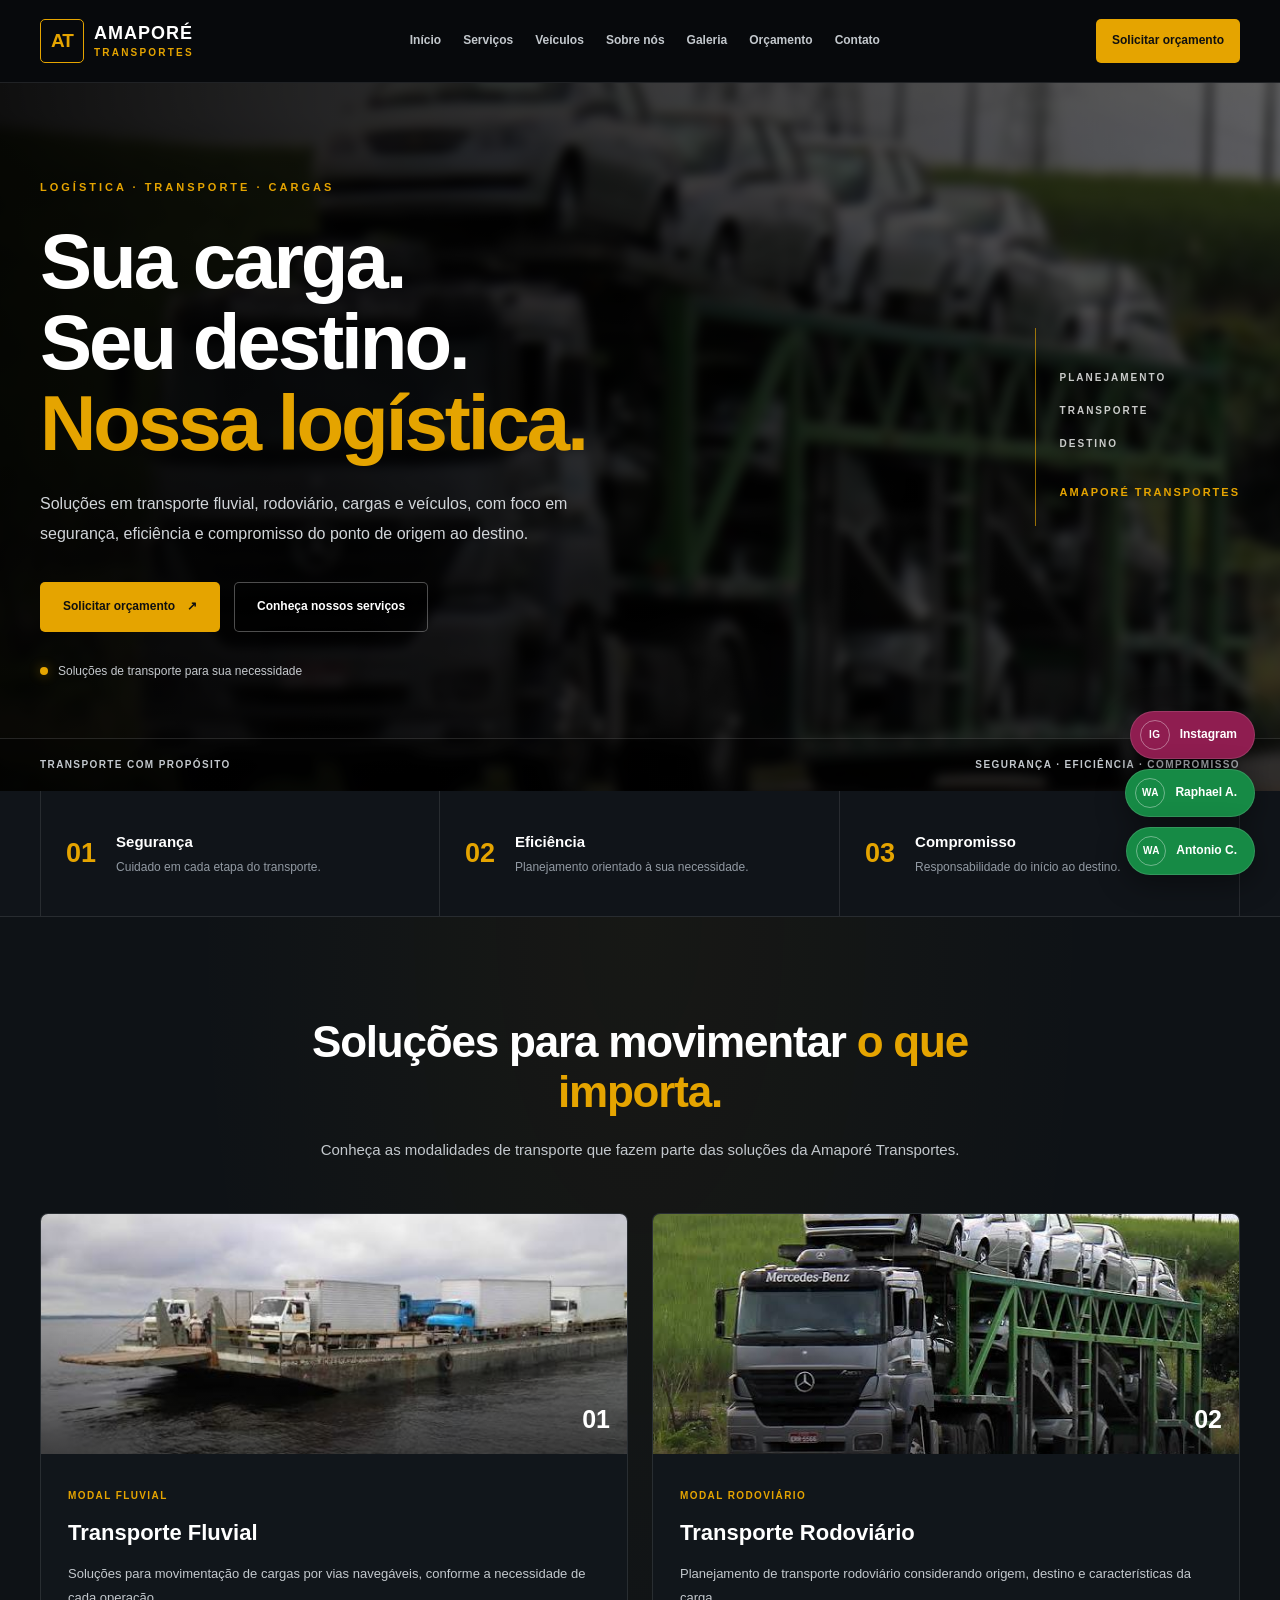
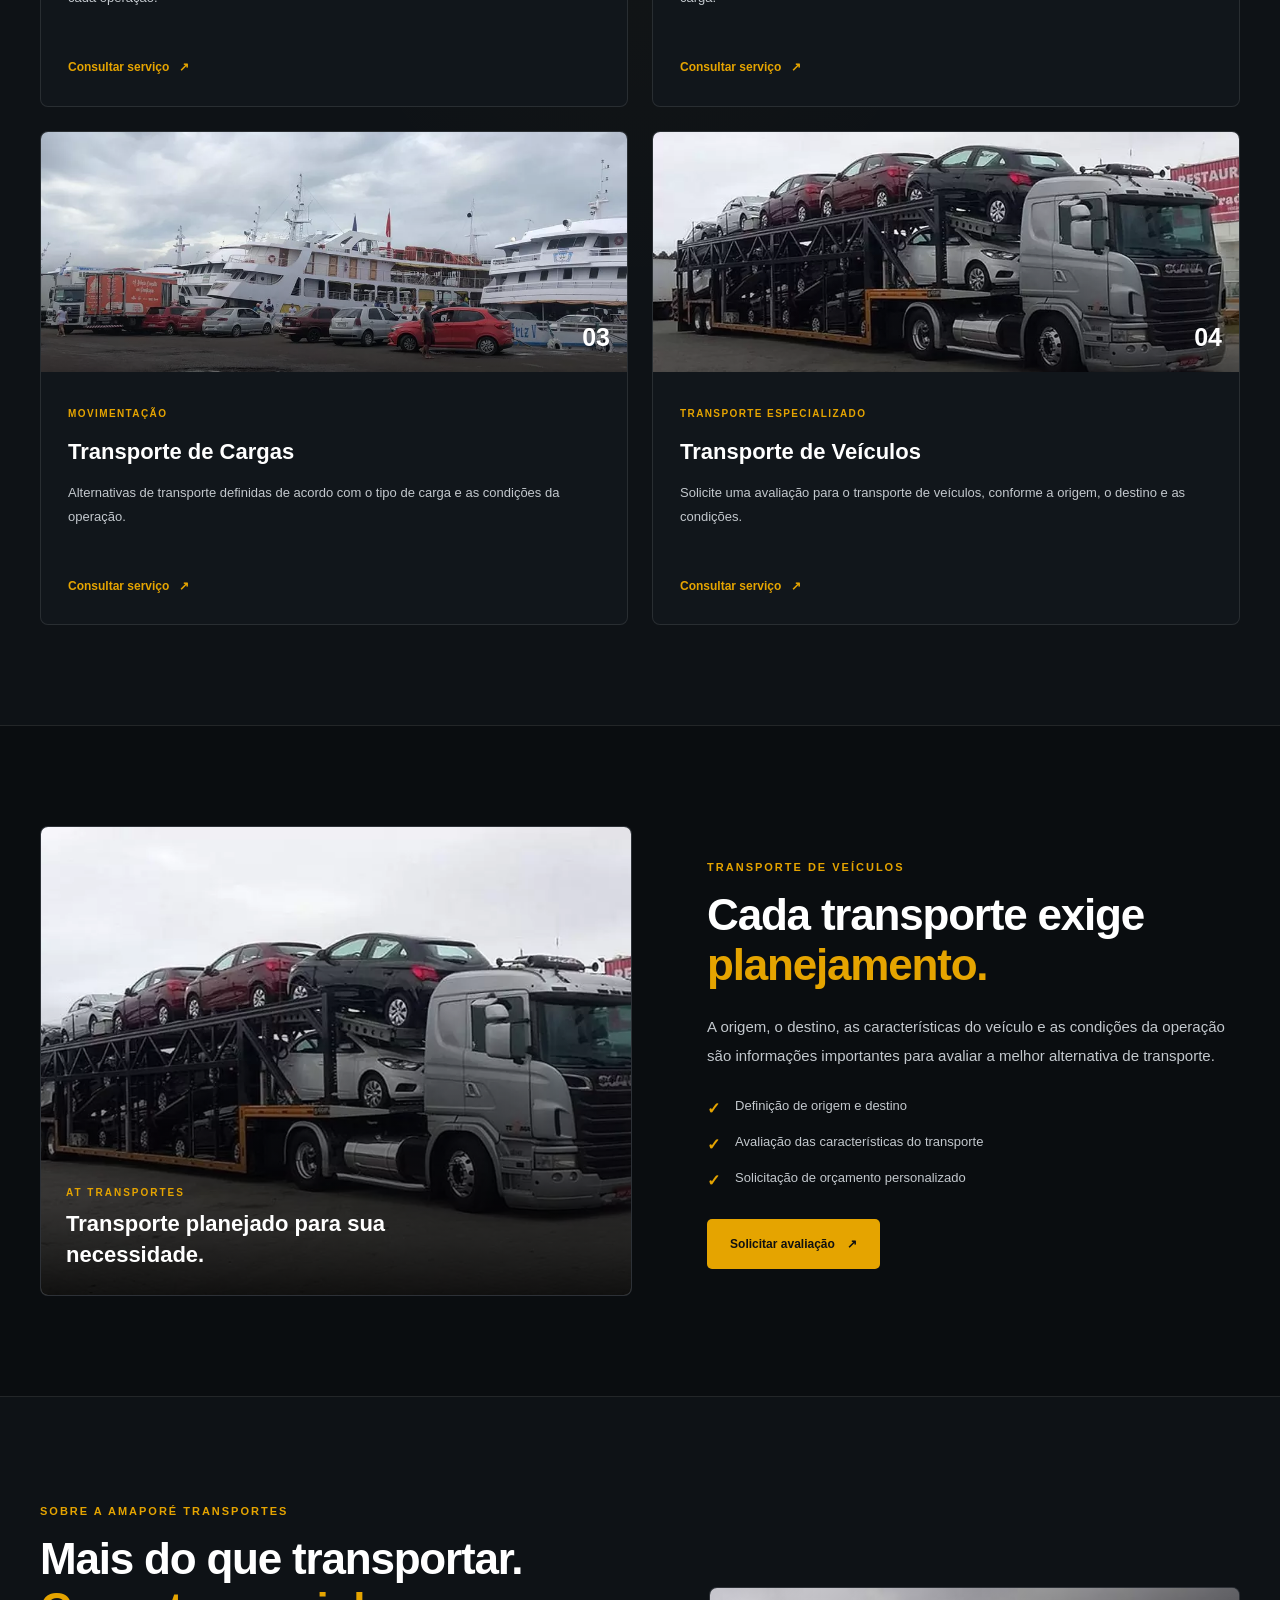
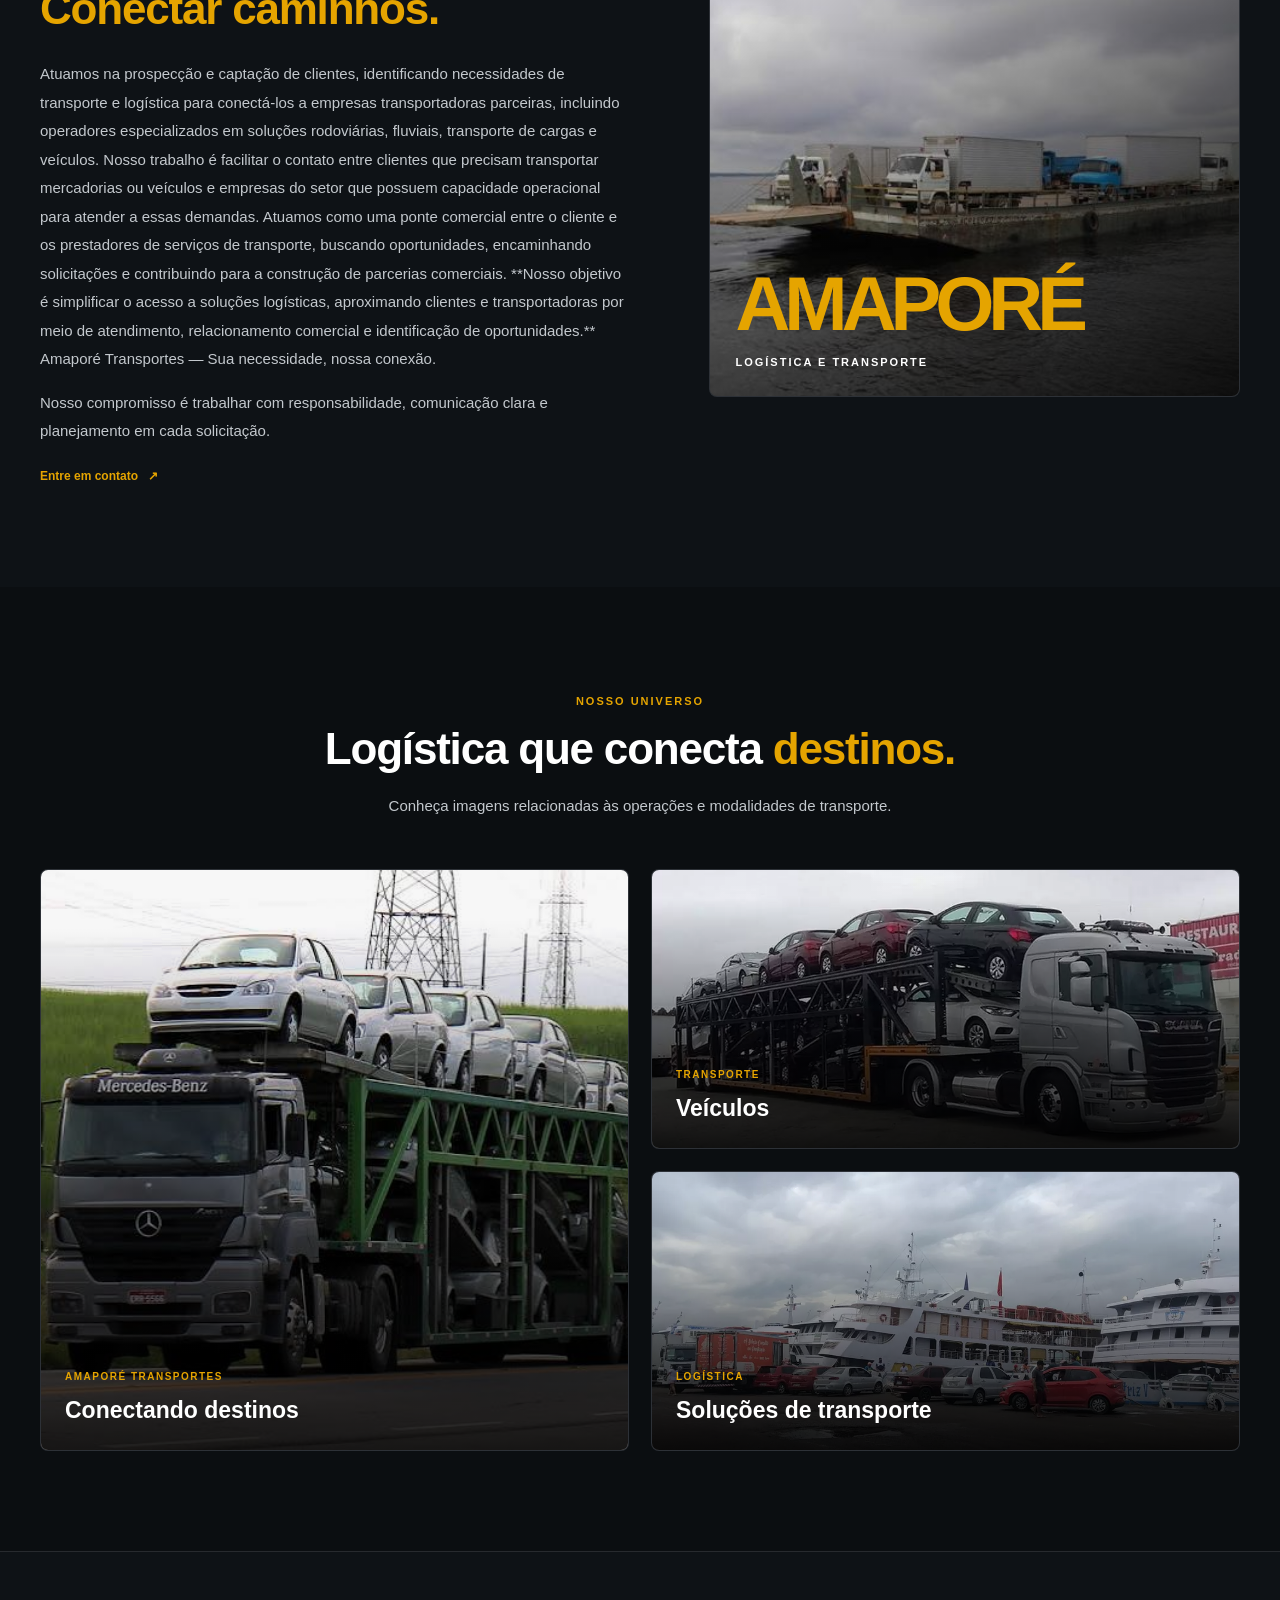
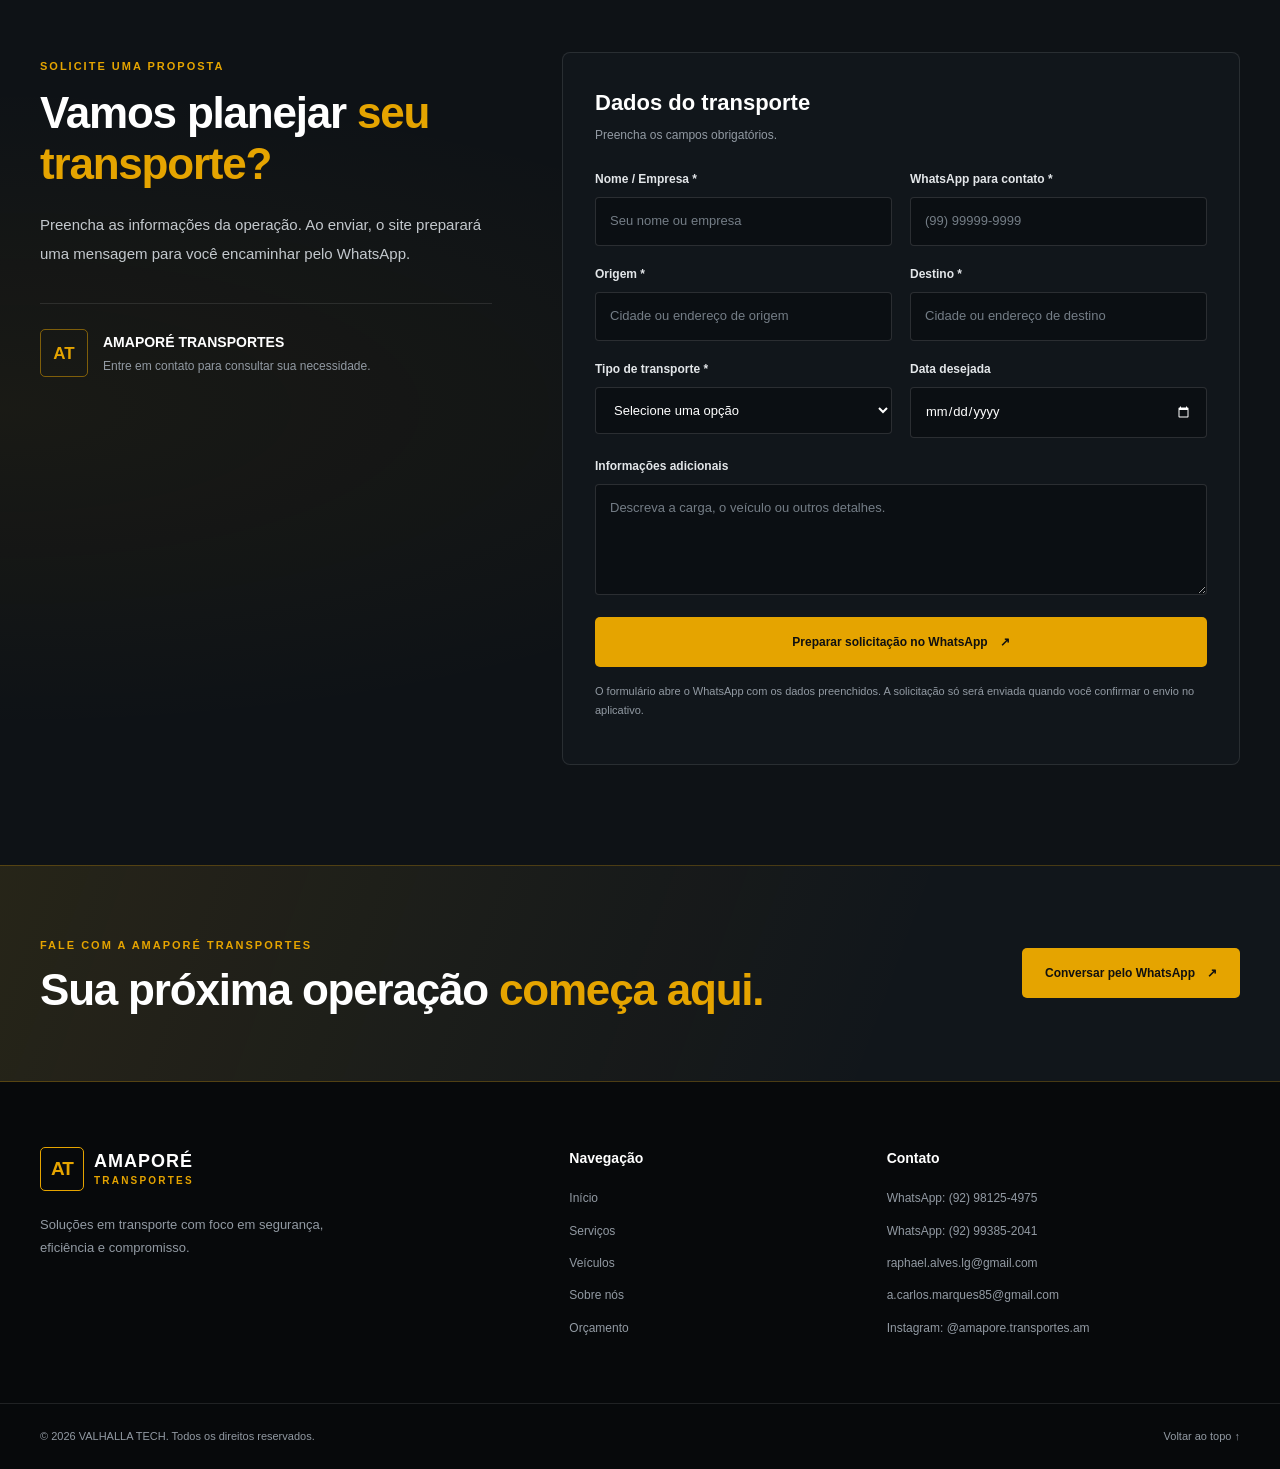
<file: index.html>
<!DOCTYPE html>
<html lang="pt-BR">

<head>
    <meta charset="UTF-8">
    <meta name="viewport" content="width=device-width, initial-scale=1.0">
    <meta
        name="description"
        content="Amaporé Logística: Soluções eficientes em transporte fluvial, rodoviário, cargas e veículos em Manaus e região do Amazonas. Solicite seu orçamento!"
    >
    
    <meta name="theme-color" content="#080a0d">

    <title>AMAPORÉ TRANSPORTES | Transporte Fluvial e Rodoviário em Manaus - AM</title>

    <link rel="stylesheet" href="css/style.css">
</head>
    
<body>

    <!-- CABEÇALHO -->
    <header class="header">
        <div class="container header-content">

            <a href="#inicio" class="logo" aria-label="Amaporé Transportes - início">
                <span class="logo-mark">AT</span>

                <span class="logo-text">
                    <strong>AMAPORÉ</strong>
                    <span>TRANSPORTES</span>
                </span>
            </a>

            <button
                class="menu-button"
                id="menuButton"
                type="button"
                aria-label="Abrir menu"
                aria-controls="nav"
                aria-expanded="false"
            >
                <span></span>
                <span></span>
                <span></span>
            </button>

            <nav class="nav" id="nav" aria-label="Navegação principal">
                <a href="#inicio">Início</a>
                <a href="#servicos">Serviços</a>
                <a href="#veiculos">Veículos</a>
                <a href="#sobre">Sobre nós</a>
                <a href="#galeria">Galeria</a>
                <a href="#orcamento">Orçamento</a>
                <a href="#contato">Contato</a>
            </nav>

            <a href="#orcamento" class="button button-gold header-cta">
                Solicitar orçamento
            </a>

        </div>
    </header>


    <main>

        <!-- HERO / FUNDO COM IMAGEM DESFOCADA -->
        <section class="hero" id="inicio">

            <div class="container hero-content">

                <div class="hero-copy">

                    <span class="eyebrow">
                        LOGÍSTICA · TRANSPORTE · CARGAS
                    </span>

                    <h1>
                        Sua carga.<br>
                        Seu destino.<br>
                        <span>Nossa logística.</span>
                    </h1>

                    <p class="hero-description">
                        Soluções em transporte fluvial, rodoviário,
                        cargas e veículos, com foco em segurança,
                        eficiência e compromisso do ponto de origem
                        ao destino.
                    </p>

                    <div class="hero-actions">
                        <a href="#orcamento" class="button button-gold">
                            Solicitar orçamento
                            <span aria-hidden="true">↗</span>
                        </a>

                        <a href="#servicos" class="button button-outline">
                            Conheça nossos serviços
                        </a>
                    </div>

                    <div class="hero-note">
                        <span class="status-dot"></span>
                        Soluções de transporte para sua necessidade
                    </div>

                </div>

                <div class="hero-side">
                    <div class="hero-side-line"></div>

                    <p>PLANEJAMENTO</p>
                    <p>TRANSPORTE</p>
                    <p>DESTINO</p>

                    <span>AMAPORÉ TRANSPORTES</span>
                </div>

            </div>

            <div class="hero-bottom">
                <div class="container hero-bottom-content">
                    <span>TRANSPORTE COM PROPÓSITO</span>
                    <span>SEGURANÇA · EFICIÊNCIA · COMPROMISSO</span>
                </div>
            </div>

        </section>


        <!-- DIFERENCIAIS -->
        <section class="highlights" aria-label="Diferenciais">

            <div class="container highlights-grid">

                <article class="highlight-item">
                    <span class="highlight-number">01</span>
                    <div>
                        <h3>Segurança</h3>
                        <p>Cuidado em cada etapa do transporte.</p>
                    </div>
                </article>

                <article class="highlight-item">
                    <span class="highlight-number">02</span>
                    <div>
                        <h3>Eficiência</h3>
                        <p>Planejamento orientado à sua necessidade.</p>
                    </div>
                </article>

                <article class="highlight-item">
                    <span class="highlight-number">03</span>
                    <div>
                        <h3>Compromisso</h3>
                        <p>Responsabilidade do início ao destino.</p>
                    </div>
                </article>

            </div>

        </section>


        <!-- SERVIÇOS -->
        <section class="section services" id="servicos">

            <div class="container">

                <div class="section-heading">
                    
                    <h2>
                        Soluções para movimentar
                        <span>o que importa.</span>
                    </h2>

                    <p>
                        Conheça as modalidades de transporte que fazem
                        parte das soluções da Amaporé Transportes.
                    </p>
                </div>

                <div class="services-grid">

                    <article class="service-card">
                        <div class="service-image">
                            <img
                                src="assets/images/images%20(1).jpg"
                                alt="Imagem ilustrativa para transporte fluvial"
                                loading="lazy"
                            >
                            <span class="service-index">01</span>
                        </div>

                        <div class="service-body">
                            <span class="service-label">MODAL FLUVIAL</span>
                            <h3>Transporte Fluvial</h3>

                            <p>
                                Soluções para movimentação de cargas
                                por vias navegáveis, conforme a
                                necessidade de cada operação.
                            </p>

                            <a href="#orcamento" class="text-link">
                                Consultar serviço <span>↗</span>
                            </a>
                        </div>
                    </article>


                    <article class="service-card">
                        <div class="service-image">
                            <img
                                src="assets/images/images.jpg"
                                alt="Imagem ilustrativa para transporte rodoviário"
                                loading="lazy"
                            >
                            <span class="service-index">02</span>
                        </div>

                        <div class="service-body">
                            <span class="service-label">MODAL RODOVIÁRIO</span>
                            <h3>Transporte Rodoviário</h3>

                            <p>
                                Planejamento de transporte rodoviário
                                considerando origem, destino e
                                características da carga.
                            </p>

                            <a href="#orcamento" class="text-link">
                                Consultar serviço <span>↗</span>
                            </a>
                        </div>
                    </article>


                    <article class="service-card">
                        <div class="service-image">
                            <img
                                src="assets/images/whatsapp-image-2021-01-14-at-09.07.06.webp"
                                alt="Imagem ilustrativa para transporte de cargas"
                                loading="lazy"
                            >
                            <span class="service-index">03</span>
                        </div>

                        <div class="service-body">
                            <span class="service-label">MOVIMENTAÇÃO</span>
                            <h3>Transporte de Cargas</h3>

                            <p>
                                Alternativas de transporte definidas
                                de acordo com o tipo de carga e
                                as condições da operação.
                            </p>

                            <a href="#orcamento" class="text-link">
                                Consultar serviço <span>↗</span>
                            </a>
                        </div>
                    </article>


                    <article class="service-card">
                        <div class="service-image">
                            <img
                                src="assets/images/transportadora-veiculos.jpg.webp"
                                alt="Imagem ilustrativa de transporte de veículos"
                                loading="lazy"
                            >
                            <span class="service-index">04</span>
                        </div>

                        <div class="service-body">
                            <span class="service-label">TRANSPORTE ESPECIALIZADO</span>
                            <h3>Transporte de Veículos</h3>

                            <p>
                                Solicite uma avaliação para o
                                transporte de veículos, conforme
                                a origem, o destino e as condições.
                            </p>

                            <a href="#orcamento" class="text-link">
                                Consultar serviço <span>↗</span>
                            </a>
                        </div>
                    </article>

                </div>

            </div>

        </section>


        <!-- VEÍCULOS -->
        <section class="vehicle-section" id="veiculos">

            <div class="container vehicle-grid">

                <div class="vehicle-image">
                    <img
                        src="assets/images/transportadora-veiculos.jpg.webp"
                        alt="Imagem ilustrativa relacionada ao transporte de veículos"
                        loading="lazy"
                    >

                    <div class="vehicle-image-caption">
                        <span>AT TRANSPORTES</span>
                        <strong>Transporte planejado para sua necessidade.</strong>
                    </div>
                </div>

                <div class="vehicle-content">

                    <span class="section-tag">TRANSPORTE DE VEÍCULOS</span>

                    <h2>
                        Cada transporte exige
                        <span>planejamento.</span>
                    </h2>

                    <p>
                        A origem, o destino, as características do
                        veículo e as condições da operação são
                        informações importantes para avaliar
                        a melhor alternativa de transporte.
                    </p>

                    <ul class="check-list">
                        <li>Definição de origem e destino</li>
                        <li>Avaliação das características do transporte</li>
                        <li>Solicitação de orçamento personalizado</li>
                    </ul>

                    <a href="#orcamento" class="button button-gold">
                        Solicitar avaliação <span>↗</span>
                    </a>

                </div>

            </div>

        </section>


        <!-- SOBRE -->
        <section class="section about-section" id="sobre">

            <div class="container about-grid">

                <div class="about-content">

                    <span class="section-tag">SOBRE A AMAPORÉ TRANSPORTES</span>

                    <h2>
                        Mais do que transportar.
                        <span>Conectar caminhos.</span>
                    </h2>

                    <p>
                        Atuamos na prospecção e captação de clientes, identificando necessidades de transporte e logística para conectá-los a empresas transportadoras parceiras, incluindo operadores especializados em soluções rodoviárias, fluviais, transporte de cargas e veículos.

                        Nosso trabalho é facilitar o contato entre clientes que precisam transportar mercadorias ou veículos e empresas do setor que possuem capacidade operacional para atender a essas demandas.

                        Atuamos como uma ponte comercial entre o cliente e os prestadores de serviços de transporte, buscando oportunidades, encaminhando solicitações e contribuindo para a construção de parcerias comerciais.

                        **Nosso objetivo é simplificar o acesso a soluções logísticas, aproximando clientes e transportadoras por meio de atendimento, relacionamento comercial e identificação de oportunidades.**

                        Amaporé Transportes — Sua necessidade, nossa conexão.
                    </p>

                    <p>
                        Nosso compromisso é trabalhar com
                        responsabilidade, comunicação clara e
                        planejamento em cada solicitação.
                    </p>

                    <a href="#contato" class="text-link">
                        Entre em contato <span>↗</span>
                    </a>

                </div>

                <div class="about-visual">

                    <img
                        src="assets/images/images%20(1).jpg"
                        alt="Imagem ilustrativa relacionada à logística"
                        loading="lazy"
                    >

                    <div class="about-visual-overlay">
                        <span>AMAPORÉ</span>
                        <p>LOGÍSTICA E TRANSPORTE</p>
                    </div>

                </div>

            </div>

        </section>


        <!-- GALERIA -->
        <section class="section image-gallery" id="galeria">

            <div class="container">

                <div class="section-heading">
                    <span class="section-tag">NOSSO UNIVERSO</span>

                    <h2>
                        Logística que conecta
                        <span>destinos.</span>
                    </h2>

                    <p>
                        Conheça imagens relacionadas às operações
                        e modalidades de transporte.
                    </p>
                </div>

                <div class="gallery-grid">

                    <article class="gallery-card gallery-card-featured">
                        <img
                            src="assets/images/images.jpg"
                            alt="Imagem ilustrativa de logística"
                            loading="lazy"
                        >

                        <div class="gallery-overlay">
                            <span>AMAPORÉ TRANSPORTES</span>
                            <h3>Conectando destinos</h3>
                        </div>
                    </article>

                    <article class="gallery-card">
                        <img
                            src="assets/images/transportadora-veiculos.jpg.webp"
                            alt="Imagem relacionada ao transporte de veículos"
                            loading="lazy"
                        >

                        <div class="gallery-overlay">
                            <span>TRANSPORTE</span>
                            <h3>Veículos</h3>
                        </div>
                    </article>

                    <article class="gallery-card">
                        <img
                            src="assets/images/whatsapp-image-2021-01-14-at-09.07.06.webp"
                            alt="Imagem ilustrativa de operação de transporte"
                            loading="lazy"
                        >

                        <div class="gallery-overlay">
                            <span>LOGÍSTICA</span>
                            <h3>Soluções de transporte</h3>
                        </div>
                    </article>

                </div>

            </div>

        </section>


        <!-- ORÇAMENTO -->
        <section class="section quote-section" id="orcamento">

            <div class="container quote-grid">

                <div class="quote-intro">

                    <span class="section-tag">SOLICITE UMA PROPOSTA</span>

                    <h2>
                        Vamos planejar
                        <span>seu transporte?</span>
                    </h2>

                    <p>
                        Preencha as informações da operação.
                        Ao enviar, o site preparará uma mensagem
                        para você encaminhar pelo WhatsApp.
                    </p>

                    <div class="quote-contact-note">
                        <span class="quote-contact-icon">AT</span>

                        <div>
                            <strong>AMAPORÉ TRANSPORTES</strong>
                            <p>Entre em contato para consultar sua necessidade.</p>
                        </div>
                    </div>

                </div>


                <form class="quote-form" id="quoteForm">

                    <div class="form-heading">
                        <h3>Dados do transporte</h3>
                        <p>Preencha os campos obrigatórios.</p>
                    </div>

                    <div class="form-row">

                        <div class="form-group">
                            <label for="name">Nome / Empresa *</label>

                            <input
                                type="text"
                                id="name"
                                name="name"
                                placeholder="Seu nome ou empresa"
                                autocomplete="name"
                                required
                            >
                        </div>

                        <div class="form-group">
                            <label for="phone">WhatsApp para contato *</label>

                            <input
                                type="tel"
                                id="phone"
                                name="phone"
                                placeholder="(99) 99999-9999"
                                autocomplete="tel"
                                required
                            >
                        </div>

                    </div>


                    <div class="form-row">

                        <div class="form-group">
                            <label for="origin">Origem *</label>

                            <input
                                type="text"
                                id="origin"
                                name="origin"
                                placeholder="Cidade ou endereço de origem"
                                required
                            >
                        </div>

                        <div class="form-group">
                            <label for="destination">Destino *</label>

                            <input
                                type="text"
                                id="destination"
                                name="destination"
                                placeholder="Cidade ou endereço de destino"
                                required
                            >
                        </div>

                    </div>


                    <div class="form-row">

                        <div class="form-group">
                            <label for="service">Tipo de transporte *</label>

                            <select id="service" name="service" required>
                                <option value="">Selecione uma opção</option>
                                <option value="fluvial">Transporte Fluvial</option>
                                <option value="rodoviario">Transporte Rodoviário</option>
                                <option value="cargas">Transporte de Cargas</option>
                                <option value="veiculos">Transporte de Veículos</option>
                                <option value="outro">Outra necessidade</option>
                            </select>
                        </div>

                        <div class="form-group">
                            <label for="date">Data desejada</label>

                            <input
                                type="date"
                                id="date"
                                name="date"
                            >
                        </div>

                    </div>


                    <div class="form-group">
                        <label for="message">Informações adicionais</label>

                        <textarea
                            id="message"
                            name="message"
                            rows="4"
                            placeholder="Descreva a carga, o veículo ou outros detalhes."
                        ></textarea>
                    </div>

                    <button
                        type="submit"
                        class="button button-gold form-submit"
                    >
                        Preparar solicitação no WhatsApp
                        <span>↗</span>
                    </button>

                    <p class="form-privacy">
                        O formulário abre o WhatsApp com os dados
                        preenchidos. A solicitação só será enviada
                        quando você confirmar o envio no aplicativo.
                    </p>

                    <p
                        class="form-message"
                        id="formMessage"
                        role="status"
                        aria-live="polite"
                    ></p>

                </form>

            </div>

        </section>


        <!-- CHAMADA DE CONTATO -->
        <section class="contact-cta">

            <div class="container contact-cta-content">

                <div>
                    <span class="section-tag">FALE COM A AMAPORÉ TRANSPORTES</span>

                    <h2>
                        Sua próxima operação
                        <span>começa aqui.</span>
                    </h2>
                </div>

                <a
                    href="https://wa.me/5592981254975"
                    target="_blank"
                    rel="noopener noreferrer"
                    class="button button-gold"
                >
                    Conversar pelo WhatsApp <span>↗</span>
                </a>

            </div>

        </section>

    </main>


    <!-- RODAPÉ -->
    <footer class="footer" id="contato">

        <div class="container footer-main">

            <div class="footer-brand">

                <a href="#inicio" class="logo">
                    <span class="logo-mark">AT</span>

                    <span class="logo-text">
                        <strong>AMAPORÉ</strong>
                        <span>TRANSPORTES</span>
                    </span>
                </a>

                <p>
                    Soluções em transporte com foco em
                    segurança, eficiência e compromisso.
                </p>

            </div>


            <div class="footer-column">
                <h3>Navegação</h3>

                <a href="#inicio">Início</a>
                <a href="#servicos">Serviços</a>
                <a href="#veiculos">Veículos</a>
                <a href="#sobre">Sobre nós</a>
                <a href="#orcamento">Orçamento</a>
            </div>


            <div class="footer-column">
                <h3>Contato</h3>

                <a
                    href="https://wa.me/5592981254975"
                    target="_blank"
                    rel="noopener noreferrer"
                    >
                    WhatsApp: (92) 98125-4975
                </a>

                  <a
                    href="https://wa.me/5592993852041"
                    target="_blank"
                    rel="noopener noreferrer"
                    >
                    WhatsApp: (92) 99385-2041
                </a>


                 <a href="mailto:raphael.alves.lg@gmail.com">
                    raphael.alves.lg@gmail.com
                </a>
                
                <a href="mailto:a.carlos.marques85@gmail.com">
                    a.carlos.marques85@gmail.com
                </a>

                
                <a
                    href="https://www.instagram.com/amapore.transportes.am/"
                    target="_blank"
                    rel="noopener noreferrer"
                >
                    Instagram: @amapore.transportes.am
                </a>
            </div>

        </div>


        <div class="footer-bottom">
            <div class="container footer-bottom-content">

                <p id="footerYear">
                    © 2026 VALHALLA TECH. Todos os direitos reservados.
                </p>

                <a href="#inicio">Voltar ao topo ↑</a>

            </div>
        </div>

    </footer>


    <!-- BOTÕES FLUTUANTES -->
    <div class="social-float">

        <a
            href="https://www.instagram.com/amapore.transportes.am/"
            class="instagram-float"
            target="_blank"
            rel="noopener noreferrer"
            aria-label="Instagram da Amaporé Transportes"
        >
            <span class="instagram-icon">IG</span>
            <span class="instagram-text">Instagram</span>
        </a>

        <a
            href="https://wa.me/5592981254975"
            class="whatsapp-float"
            target="_blank"
            rel="noopener noreferrer"
            aria-label="Falar com a Amaporé Transportes pelo WhatsApp"
        >
            <span class="whatsapp-icon">WA</span>
            <span class="whatsapp-text">Raphael A.</span>
        </a>

         <a
            href="https://wa.me/5592993852041"
            class="whatsapp-float"
            target="_blank"
            rel="noopener noreferrer"
            aria-label="Falar com a Amaporé Transportes pelo WhatsApp"
        >
            <span class="whatsapp-icon">WA</span>
            <span class="whatsapp-text">Antonio C.</span>
        </a>
    </div>


    <script src="js/script.js"></script>

</body>
</html>
</file>
<file: css/style.css>
/* =========================================================
   RC LOGÍSTICA
   STYLE.CSS — V5
   Visual corporativo: preto, dourado e imagens fotográficas
========================================================= */


/* =========================================================
   1. VARIÁVEIS
========================================================= */

:root {
    --black: #080a0d;
    --dark: #0e1216;
    --dark-2: #151a20;
    --dark-3: #20262d;

    --white: #ffffff;
    --gray: #929aa3;
    --gray-light: #c3c8cd;

    --accent: #e5a400;
    --accent-hover: #ffbd19;

    --green: #168a45;
    --green-hover: #1ca653;

    --instagram: #8f1d50;
    --instagram-hover: #aa2460;

    --border: rgba(255, 255, 255, 0.10);

    --container: 1200px;
}


/* =========================================================
   2. RESET E CONFIGURAÇÕES GERAIS
========================================================= */

* {
    margin: 0;
    padding: 0;
    box-sizing: border-box;
}

html {
    scroll-behavior: smooth;
    scroll-padding-top: 95px;
}

body {
    min-width: 320px;
    background: var(--black);
    color: var(--white);
    font-family: Arial, Helvetica, sans-serif;
    line-height: 1.6;
    overflow-x: hidden;
}

body,
input,
select,
textarea,
button {
    font-family: Arial, Helvetica, sans-serif;
}

img {
    display: block;
    max-width: 100%;
}

a {
    color: inherit;
    text-decoration: none;
}

button,
input,
select,
textarea {
    font: inherit;
}

button,
a {
    -webkit-tap-highlight-color: transparent;
}

button:focus-visible,
a:focus-visible,
input:focus-visible,
select:focus-visible,
textarea:focus-visible {
    outline: 2px solid var(--accent);
    outline-offset: 4px;
}

.container {
    width: min(var(--container), calc(100% - 48px));
    margin: 0 auto;
}

.section {
    padding: 100px 0;
}

.section-tag {
    display: inline-block;
    margin-bottom: 14px;
    color: var(--accent);
    font-size: 11px;
    font-weight: 800;
    letter-spacing: 2px;
    line-height: 1.5;
}

.section-heading {
    max-width: 760px;
    margin: 0 auto 48px;
    text-align: center;
}

.section-heading h2,
.about-content h2,
.vehicle-content h2,
.quote-intro h2,
.contact-cta h2 {
    margin-bottom: 18px;
    font-size: clamp(30px, 4vw, 44px);
    line-height: 1.15;
    letter-spacing: -1.2px;
}

.section-heading h2 span,
.about-content h2 span,
.vehicle-content h2 span,
.quote-intro h2 span,
.contact-cta h2 span {
    color: var(--accent);
}

.section-heading p,
.about-content p,
.vehicle-content > p,
.quote-intro > p {
    color: var(--gray-light);
    font-size: 15px;
    line-height: 1.9;
}


/* =========================================================
   3. BOTÕES
========================================================= */

.button {
    display: inline-flex;
    min-height: 50px;
    align-items: center;
    justify-content: center;
    gap: 12px;
    padding: 13px 22px;

    border: 1px solid transparent;
    border-radius: 5px;

    font-size: 12px;
    font-weight: 800;
    text-align: center;

    cursor: pointer;
    transition:
        background 0.25s ease,
        color 0.25s ease,
        border-color 0.25s ease,
        transform 0.25s ease;
}

.button:hover {
    transform: translateY(-2px);
}

.button-gold {
    background: var(--accent);
    color: #101010;
}

.button-gold:hover {
    background: var(--accent-hover);
}

.button-outline {
    border-color: rgba(255, 255, 255, 0.30);
    background: rgba(0, 0, 0, 0.20);
    color: var(--white);
}

.button-outline:hover {
    border-color: var(--accent);
    color: var(--accent);
}


/* =========================================================
   4. CABEÇALHO
========================================================= */

.header {
    position: sticky;
    top: 0;
    z-index: 1000;

    border-bottom: 1px solid var(--border);
    background: rgba(8, 10, 13, 0.96);
    backdrop-filter: blur(16px);
    -webkit-backdrop-filter: blur(16px);
}

.header-content {
    display: flex;
    min-height: 82px;
    align-items: center;
    justify-content: space-between;
    gap: 25px;
}

.logo {
    display: inline-flex;
    flex-shrink: 0;
    align-items: center;
    gap: 10px;
}

.logo-mark {
    display: flex;
    width: 44px;
    height: 44px;
    align-items: center;
    justify-content: center;

    border: 1px solid var(--accent);
    border-radius: 5px;

    color: var(--accent);
    font-size: 19px;
    font-weight: 900;
    letter-spacing: -1px;
}

.logo-text {
    display: flex;
    flex-direction: column;
    line-height: 1.05;
}

.logo-text strong {
    font-size: 18px;
    letter-spacing: 1px;
}

.logo-text > span {
    margin-top: 5px;
    color: var(--accent);
    font-size: 10px;
    font-weight: 800;
    letter-spacing: 2.2px;
}

.nav {
    display: flex;
    align-items: center;
    gap: 22px;
}

.nav a {
    position: relative;
    padding: 10px 0;

    color: var(--gray-light);
    font-size: 12px;
    font-weight: 700;

    transition: color 0.2s ease;
}

.nav a::after {
    position: absolute;
    right: 0;
    bottom: 2px;
    left: 0;

    height: 2px;
    background: var(--accent);

    content: "";
    transform: scaleX(0);
    transform-origin: left;
    transition: transform 0.2s ease;
}

.nav a:hover {
    color: var(--white);
}

.nav a:hover::after {
    transform: scaleX(1);
}

.header-cta {
    min-height: 43px;
    padding: 11px 15px;
    white-space: nowrap;
}

.menu-button {
    display: none;
    width: 43px;
    height: 43px;
    align-items: center;
    justify-content: center;
    flex-direction: column;
    gap: 5px;

    border: 1px solid var(--border);
    border-radius: 5px;
    background: var(--dark-2);

    cursor: pointer;
}

.menu-button span {
    display: block;
    width: 19px;
    height: 2px;
    background: var(--white);
}


/* =========================================================
   5. HERO COM IMAGEM DESFOCADA
========================================================= */

.hero {
    position: relative;
    isolation: isolate;
    display: flex;
    min-height: 640px;
    align-items: center;

    overflow: hidden;
    background: var(--black);
}

/* Imagem de fundo.
   O desfoque é aplicado somente à imagem, não ao texto. */

.hero::before {
    position: absolute;
    inset: -12px;
    z-index: -2;

    background-image:
        url("../assets/images/images.jpg");

    background-position: center;
    background-size: cover;
    background-repeat: no-repeat;

    content: "";
    filter: blur(5px);
    transform: scale(1.03);
}

/* Camada escura para o texto continuar legível */

.hero::after {
    position: absolute;
    inset: 0;
    z-index: -1;

    background:
        linear-gradient(
            90deg,
            rgba(0, 0, 0, 0.94) 0%,
            rgba(0, 0, 0, 0.78) 48%,
            rgba(0, 0, 0, 0.62) 100%
        );

    content: "";
}

.hero-content {
    position: relative;
    z-index: 1;

    display: flex;
    align-items: center;
    justify-content: space-between;
    gap: 50px;

    padding-top: 90px;
    padding-bottom: 110px;
}

.hero-copy {
    max-width: 720px;
}

.eyebrow {
    display: inline-block;
    margin-bottom: 24px;

    color: var(--accent);
    font-size: 11px;
    font-weight: 800;
    letter-spacing: 3px;
}

.hero h1 {
    font-size: clamp(44px, 6.4vw, 78px);
    font-weight: 900;
    letter-spacing: -3px;
    line-height: 1.04;
}

.hero h1 span {
    color: var(--accent);
}

.hero-description {
    max-width: 600px;
    margin-top: 25px;

    color: #d1d5d9;
    font-size: 16px;
    line-height: 1.9;
}

.hero-actions {
    display: flex;
    flex-wrap: wrap;
    gap: 14px;
    margin-top: 32px;
}

.hero-note {
    display: flex;
    align-items: center;
    gap: 10px;
    margin-top: 30px;

    color: #c5c9cd;
    font-size: 12px;
}

.status-dot {
    width: 8px;
    height: 8px;
    flex-shrink: 0;

    border-radius: 50%;
    background: var(--accent);
    box-shadow: 0 0 12px rgba(229, 164, 0, 0.45);
}

.hero-side {
    display: flex;
    flex-shrink: 0;
    flex-direction: column;
    gap: 17px;

    padding: 25px 0 25px 24px;
    border-left: 1px solid rgba(229, 164, 0, 0.65);
}

.hero-side p {
    color: rgba(255, 255, 255, 0.78);
    font-size: 10px;
    font-weight: 800;
    letter-spacing: 2px;
}

.hero-side > span {
    margin-top: 15px;
    color: var(--accent);
    font-size: 11px;
    font-weight: 800;
    letter-spacing: 2px;
}

.hero-bottom {
    position: absolute;
    right: 0;
    bottom: 0;
    left: 0;

    border-top: 1px solid rgba(255, 255, 255, 0.13);
    background: rgba(0, 0, 0, 0.35);
}

.hero-bottom-content {
    display: flex;
    min-height: 52px;
    align-items: center;
    justify-content: space-between;
    gap: 20px;
}

.hero-bottom-content span {
    color: #c3c8cd;
    font-size: 10px;
    font-weight: 800;
    letter-spacing: 1.4px;
}


/* =========================================================
   6. DIFERENCIAIS
========================================================= */

.highlights {
    position: relative;
    z-index: 2;
    border-bottom: 1px solid var(--border);
    background: #101419;
}

.highlights-grid {
    display: grid;
    grid-template-columns: repeat(3, minmax(0, 1fr));
}

.highlight-item {
    display: flex;
    min-height: 125px;
    align-items: center;
    gap: 20px;
    padding: 25px;

    border-right: 1px solid var(--border);
}

.highlight-item:first-child {
    border-left: 1px solid var(--border);
}

.highlight-number {
    color: var(--accent);
    font-size: 27px;
    font-weight: 900;
}

.highlight-item h3 {
    margin-bottom: 4px;
    font-size: 15px;
}

.highlight-item p {
    color: var(--gray);
    font-size: 12px;
    line-height: 1.6;
}


/* =========================================================
   7. SERVIÇOS
========================================================= */

.services {
    background:
        radial-gradient(
            ellipse at top,
            rgba(229, 164, 0, 0.045),
            transparent 50%
        ),
        var(--dark);
}

.services-grid {
    display: grid;
    grid-template-columns: repeat(2, minmax(0, 1fr));
    gap: 24px;
}

.service-card {
    min-width: 0;
    overflow: hidden;

    border: 1px solid var(--border);
    border-radius: 8px;
    background: #11161b;

    transition:
        border-color 0.25s ease,
        transform 0.25s ease;
}

.service-card:hover {
    border-color: rgba(229, 164, 0, 0.55);
    transform: translateY(-4px);
}

.service-image {
    position: relative;
    height: 240px;
    overflow: hidden;
    background: var(--dark-3);
}

.service-image img {
    width: 100%;
    height: 100%;
    object-fit: cover;

    transition: transform 0.5s ease;
}

.service-card:hover .service-image img {
    transform: scale(1.05);
}

.service-image::after {
    position: absolute;
    inset: 0;

    background: linear-gradient(
        180deg,
        transparent 45%,
        rgba(0, 0, 0, 0.45)
    );

    content: "";
    pointer-events: none;
}

.service-index {
    position: absolute;
    right: 17px;
    bottom: 15px;
    z-index: 1;

    color: var(--white);
    font-size: 25px;
    font-weight: 900;
}

.service-body {
    padding: 27px;
}

.service-label {
    color: var(--accent);
    font-size: 10px;
    font-weight: 800;
    letter-spacing: 1.4px;
}

.service-body h3 {
    margin: 9px 0 12px;
    font-size: 22px;
}

.service-body p {
    min-height: 75px;
    color: var(--gray-light);
    font-size: 13px;
    line-height: 1.85;
}

.text-link {
    display: inline-flex;
    align-items: center;
    gap: 10px;
    margin-top: 21px;

    color: var(--accent);
    font-size: 12px;
    font-weight: 800;
}

.text-link span {
    transition: transform 0.2s ease;
}

.text-link:hover span {
    transform: translate(3px, -3px);
}


/* =========================================================
   8. TRANSPORTE DE VEÍCULOS
========================================================= */

.vehicle-section {
    padding: 100px 0;
    border-top: 1px solid var(--border);
    border-bottom: 1px solid var(--border);
    background: #0a0d10;
}

.vehicle-grid {
    display: grid;
    grid-template-columns: 1fr 0.9fr;
    align-items: center;
    gap: 75px;
}

.vehicle-image {
    position: relative;
    min-height: 470px;
    overflow: hidden;

    border: 1px solid var(--border);
    border-radius: 8px;
    background: var(--dark-2);
}

.vehicle-image > img {
    position: absolute;
    inset: 0;

    width: 100%;
    height: 100%;
    object-fit: cover;
}

.vehicle-image::after {
    position: absolute;
    inset: 0;

    background: linear-gradient(
        180deg,
        transparent 35%,
        rgba(0, 0, 0, 0.88) 100%
    );

    content: "";
}

.vehicle-image-caption {
    position: absolute;
    right: 25px;
    bottom: 25px;
    left: 25px;
    z-index: 1;
}

.vehicle-image-caption span {
    display: block;
    margin-bottom: 8px;

    color: var(--accent);
    font-size: 10px;
    font-weight: 800;
    letter-spacing: 2px;
}

.vehicle-image-caption strong {
    display: block;
    max-width: 370px;

    font-size: 22px;
    line-height: 1.4;
}

.vehicle-content h2 {
    margin-bottom: 22px;
}

.check-list {
    display: grid;
    gap: 14px;
    margin: 25px 0 30px;
    list-style: none;
}

.check-list li {
    position: relative;
    padding-left: 28px;

    color: var(--gray-light);
    font-size: 13px;
    line-height: 1.7;
}

.check-list li::before {
    position: absolute;
    top: 0;
    left: 0;

    color: var(--accent);
    font-size: 16px;
    font-weight: 900;

    content: "✓";
}


/* =========================================================
   9. SOBRE A EMPRESA
========================================================= */

.about-section {
    background: var(--dark);
}

.about-grid {
    display: grid;
    grid-template-columns: 1fr 0.9fr;
    align-items: center;
    gap: 80px;
}

.about-content h2 {
    margin-bottom: 25px;
}

.about-content p + p {
    margin-top: 15px;
}

.about-visual {
    position: relative;
    min-height: 410px;
    overflow: hidden;

    border: 1px solid var(--border);
    border-radius: 8px;
    background: var(--dark-2);
}

.about-visual > img {
    position: absolute;
    inset: 0;

    width: 100%;
    height: 100%;
    object-fit: cover;
}

.about-visual::after {
    position: absolute;
    inset: 0;

    background: linear-gradient(
        135deg,
        rgba(0, 0, 0, 0.05),
        rgba(0, 0, 0, 0.82)
    );

    content: "";
}

.about-visual-overlay {
    position: absolute;
    right: 25px;
    bottom: 25px;
    left: 25px;
    z-index: 1;
}

.about-visual-overlay > span {
    display: block;
    color: var(--accent);
    font-size: 76px;
    font-weight: 900;
    letter-spacing: -6px;
    line-height: 1.1;
}

.about-visual-overlay p {
    margin-top: 8px;
    color: var(--white);
    font-size: 11px;
    font-weight: 800;
    letter-spacing: 2px;
}


/* =========================================================
   10. GALERIA
========================================================= */

.image-gallery {
    background: #0b0e11;
}

.gallery-grid {
    display: grid;
    grid-template-columns: repeat(2, minmax(0, 1fr));
    gap: 22px;
}

.gallery-card {
    position: relative;
    min-height: 280px;
    overflow: hidden;
    isolation: isolate;

    border: 1px solid var(--border);
    border-radius: 8px;
    background: var(--dark-2);
}

.gallery-card-featured {
    grid-row: span 2;
    min-height: 582px;
}

.gallery-card img {
    position: absolute;
    inset: 0;
    z-index: -2;

    width: 100%;
    height: 100%;
    object-fit: cover;

    transition: transform 0.5s ease;
}

.gallery-card::after {
    position: absolute;
    inset: 0;
    z-index: -1;

    background: linear-gradient(
        180deg,
        rgba(0, 0, 0, 0.03) 10%,
        rgba(0, 0, 0, 0.88) 100%
    );

    content: "";
}

.gallery-card:hover img {
    transform: scale(1.05);
}

.gallery-overlay {
    position: absolute;
    right: 24px;
    bottom: 24px;
    left: 24px;
}

.gallery-overlay span {
    color: var(--accent);
    font-size: 10px;
    font-weight: 800;
    letter-spacing: 1.5px;
}

.gallery-overlay h3 {
    margin-top: 8px;
    color: var(--white);
    font-size: 23px;
    line-height: 1.3;
}


/* =========================================================
   11. FORMULÁRIO DE ORÇAMENTO
========================================================= */

.quote-section {
    border-top: 1px solid var(--border);
    background:
        radial-gradient(
            ellipse at left,
            rgba(229, 164, 0, 0.055),
            transparent 50%
        ),
        #0e1216;
}

.quote-grid {
    display: grid;
    grid-template-columns: 0.8fr 1.2fr;
    align-items: start;
    gap: 70px;
}

.quote-intro {
    position: sticky;
    top: 120px;
}

.quote-intro h2 {
    margin-bottom: 22px;
}

.quote-contact-note {
    display: flex;
    align-items: center;
    gap: 15px;
    margin-top: 35px;
    padding-top: 25px;

    border-top: 1px solid var(--border);
}

.quote-contact-icon {
    display: flex;
    width: 48px;
    height: 48px;
    flex-shrink: 0;
    align-items: center;
    justify-content: center;

    border: 1px solid rgba(229, 164, 0, 0.5);
    border-radius: 5px;

    color: var(--accent);
    font-size: 17px;
    font-weight: 900;
}

.quote-contact-note strong {
    display: block;
    margin-bottom: 4px;
    font-size: 14px;
}

.quote-contact-note p {
    color: var(--gray);
    font-size: 12px;
    line-height: 1.6;
}

.quote-form {
    min-width: 0;
    padding: 32px;

    border: 1px solid var(--border);
    border-radius: 8px;
    background: #11161b;
}

.form-heading {
    margin-bottom: 25px;
}

.form-heading h3 {
    margin-bottom: 6px;
    font-size: 22px;
}

.form-heading p {
    color: var(--gray);
    font-size: 12px;
}

.form-row {
    display: grid;
    grid-template-columns: repeat(2, minmax(0, 1fr));
    gap: 18px;
}

.form-group {
    display: flex;
    min-width: 0;
    flex-direction: column;
    gap: 8px;
    margin-bottom: 19px;
}

.form-group label {
    color: #e3e6e9;
    font-size: 12px;
    font-weight: 700;
}

.form-group input,
.form-group select,
.form-group textarea {
    width: 100%;
    min-width: 0;
    padding: 13px 14px;

    border: 1px solid rgba(255, 255, 255, 0.13);
    border-radius: 4px;
    background: #0b0f13;
    color: var(--white);

    font-size: 13px;
    transition:
        border-color 0.2s ease,
        background 0.2s ease;
}

.form-group input,
.form-group select {
    min-height: 47px;
}

.form-group input::placeholder,
.form-group textarea::placeholder {
    color: #747d86;
}

.form-group input:focus,
.form-group select:focus,
.form-group textarea:focus {
    border-color: var(--accent);
    background: #0d1217;
    outline: none;
}

.form-group select {
    color-scheme: dark;
}

.form-group input[type="date"] {
    color-scheme: dark;
}

.form-group textarea {
    min-height: 110px;
    resize: vertical;
}

.form-submit {
    width: 100%;
    margin-top: 3px;
}

.form-privacy {
    margin-top: 15px;
    color: var(--gray);
    font-size: 11px;
    line-height: 1.7;
}

.form-message {
    margin-top: 12px;
    font-size: 12px;
    overflow-wrap: anywhere;
}


/* =========================================================
   12. CHAMADA DE CONTATO
========================================================= */

.contact-cta {
    padding: 65px 0;
    border-top: 1px solid rgba(229, 164, 0, 0.25);
    border-bottom: 1px solid rgba(229, 164, 0, 0.25);

    background:
        linear-gradient(
            110deg,
            rgba(229, 164, 0, 0.10),
            transparent 70%
        ),
        #11161b;
}

.contact-cta-content {
    display: flex;
    align-items: center;
    justify-content: space-between;
    gap: 35px;
}

.contact-cta h2 {
    margin-bottom: 0;
}

.contact-cta .section-tag {
    margin-bottom: 12px;
}


/* =========================================================
   13. RODAPÉ
========================================================= */

.footer {
    background: #07090b;
}

.footer-main {
    display: grid;
    grid-template-columns: 1.3fr 0.7fr 1fr;
    gap: 70px;
    padding-top: 65px;
    padding-bottom: 65px;
}

.footer-brand > p {
    max-width: 330px;
    margin-top: 22px;

    color: var(--gray);
    font-size: 13px;
    line-height: 1.8;
}

.footer-column {
    display: flex;
    align-items: flex-start;
    flex-direction: column;
    gap: 12px;
}

.footer-column h3 {
    margin-bottom: 7px;
    font-size: 14px;
}

.footer-column a {
    color: var(--gray);
    font-size: 12px;
    line-height: 1.7;
    overflow-wrap: anywhere;

    transition: color 0.2s ease;
}

.footer-column a:hover {
    color: var(--accent);
}

.footer-bottom {
    border-top: 1px solid var(--border);
}

.footer-bottom-content {
    display: flex;
    min-height: 65px;
    align-items: center;
    justify-content: space-between;
    gap: 20px;
}

.footer-bottom p,
.footer-bottom a {
    color: var(--gray);
    font-size: 11px;
}

.footer-bottom a:hover {
    color: var(--accent);
}


/* =========================================================
   14. BOTÕES FLUTUANTES — WHATSAPP E INSTAGRAM
========================================================= */

.social-float {
    position: fixed;
    right: 25px;
    bottom: 25px;
    z-index: 9999;

    display: flex;
    align-items: flex-end;
    flex-direction: column;
    gap: 10px;
}

.instagram-float,
.whatsapp-float {
    display: flex;
    min-height: 48px;
    align-items: center;
    gap: 10px;
    padding: 8px 17px 8px 9px;

    border: 1px solid rgba(255, 255, 255, 0.12);
    border-radius: 50px;

    color: var(--white);
    font-size: 12px;
    font-weight: 800;

    box-shadow: 0 8px 30px rgba(0, 0, 0, 0.40);

    transition:
        transform 0.25s ease,
        background 0.25s ease,
        box-shadow 0.25s ease;
}

.instagram-float {
    background: var(--instagram);
}

.instagram-float:hover {
    background: var(--instagram-hover);
    transform: translateY(-3px);
    box-shadow: 0 12px 35px rgba(0, 0, 0, 0.50);
}

.whatsapp-float {
    background: var(--green);
}

.whatsapp-float:hover {
    background: var(--green-hover);
    transform: translateY(-3px);
    box-shadow: 0 12px 35px rgba(0, 0, 0, 0.50);
}

.instagram-icon,
.whatsapp-icon {
    display: flex;
    width: 30px;
    height: 30px;
    flex-shrink: 0;
    align-items: center;
    justify-content: center;

    border: 1px solid rgba(255, 255, 255, 0.38);
    border-radius: 50%;

    font-size: 10px;
    font-weight: 900;
    letter-spacing: 0.3px;
}


/* =========================================================
   15. RESPONSIVIDADE — NOTEBOOKS E TELAS MÉDIAS
========================================================= */

@media (max-width: 1100px) {

    .header-content {
        gap: 16px;
    }

    .nav {
        gap: 14px;
    }

    .nav a {
        font-size: 11px;
    }

    .header-cta {
        padding-right: 12px;
        padding-left: 12px;
        font-size: 11px;
    }

    .hero-side {
        display: none;
    }

    .vehicle-grid,
    .about-grid {
        gap: 45px;
    }

    .quote-grid {
        gap: 40px;
    }

    .footer-main {
        gap: 40px;
    }
}


/* =========================================================
   16. RESPONSIVIDADE — TABLETS
========================================================= */

@media (max-width: 900px) {

    .header-content {
        position: relative;
        min-height: 75px;
    }

    .menu-button {
        display: flex;
        margin-left: auto;
    }

    .header-cta {
        display: none;
    }

    .nav {
        position: absolute;
        top: calc(100% + 1px);
        right: 0;
        left: 0;

        display: none;
        align-items: stretch;
        flex-direction: column;
        gap: 0;

        padding: 12px 20px 20px;
        border: 1px solid var(--border);
        border-top: none;

        background: #0b0e11;
        box-shadow: 0 15px 30px rgba(0, 0, 0, 0.35);
    }

    .nav.active {
        display: flex;
    }

    .nav a {
        padding: 13px 0;
        border-bottom: 1px solid var(--border);
        font-size: 13px;
    }

    .nav a:last-child {
        border-bottom: none;
    }

    .nav a::after {
        display: none;
    }

    .hero {
        min-height: 590px;
    }

    .hero-content {
        padding-top: 75px;
        padding-bottom: 100px;
    }

    .hero h1 {
        font-size: clamp(44px, 8vw, 66px);
    }

    .vehicle-grid,
    .about-grid,
    .quote-grid {
        grid-template-columns: 1fr;
        gap: 40px;
    }

    .vehicle-image {
        min-height: 400px;
    }

    .about-visual {
        min-height: 370px;
    }

    .quote-intro {
        position: static;
    }

    .footer-main {
        grid-template-columns: 1fr 1fr;
        gap: 40px;
    }

    .footer-brand {
        grid-column: 1 / -1;
    }
}


/* =========================================================
   17. RESPONSIVIDADE — CELULARES
========================================================= */

@media (max-width: 600px) {

    html {
        scroll-padding-top: 78px;
    }

    .container {
        width: calc(100% - 32px);
    }

    .section {
        padding: 70px 0;
    }

    .header-content {
        min-height: 70px;
    }

    .logo-mark {
        width: 40px;
        height: 40px;
        font-size: 17px;
    }

    .logo-text strong {
        font-size: 16px;
    }

    .logo-text > span {
        font-size: 9px;
    }

    .hero {
        min-height: 600px;
    }

    .hero::before {
        background-position: 58% center;
        filter: blur(4px);
    }

    .hero::after {
        background: linear-gradient(
            90deg,
            rgba(0, 0, 0, 0.92),
            rgba(0, 0, 0, 0.78)
        );
    }

    .hero-content {
        padding-top: 70px;
        padding-bottom: 105px;
    }

    .eyebrow {
        margin-bottom: 20px;
        font-size: 9px;
        letter-spacing: 2px;
    }

    .hero h1 {
        font-size: clamp(39px, 10vw, 53px);
        letter-spacing: -1.8px;
    }

    .hero-description {
        margin-top: 21px;
        font-size: 14px;
        line-height: 1.8;
    }

    .hero-actions {
        align-items: stretch;
        flex-direction: column;
        gap: 11px;
        margin-top: 26px;
    }

    .hero-actions .button {
        width: 100%;
    }

    .hero-note {
        align-items: flex-start;
        font-size: 11px;
    }

    .hero-bottom-content {
        min-height: 48px;
        justify-content: center;
    }

    .hero-bottom-content span {
        font-size: 8px;
        text-align: center;
    }

    .hero-bottom-content span:first-child {
        display: none;
    }

    .highlights-grid {
        grid-template-columns: 1fr;
    }

    .highlight-item,
    .highlight-item:first-child {
        min-height: 95px;
        padding: 20px 8px;
        border-right: none;
        border-left: none;
        border-bottom: 1px solid var(--border);
    }

    .highlight-item:last-child {
        border-bottom: none;
    }

    .highlight-number {
        min-width: 35px;
        font-size: 23px;
    }

    .section-heading {
        margin-bottom: 35px;
    }

    .section-heading h2,
    .about-content h2,
    .vehicle-content h2,
    .quote-intro h2,
    .contact-cta h2 {
        font-size: 32px;
        letter-spacing: -0.8px;
    }

    .section-heading p,
    .about-content p,
    .vehicle-content > p,
    .quote-intro > p {
        font-size: 13px;
    }

    .services-grid {
        grid-template-columns: 1fr;
        gap: 18px;
    }

    .service-image {
        height: 220px;
    }

    .service-body {
        padding: 22px;
    }

    .service-body h3 {
        font-size: 20px;
    }

    .service-body p {
        min-height: auto;
    }

    .vehicle-section {
        padding: 70px 0;
    }

    .vehicle-grid,
    .about-grid {
        gap: 32px;
    }

    .vehicle-image {
        min-height: 320px;
    }

    .vehicle-image-caption strong {
        font-size: 19px;
    }

    .about-visual {
        min-height: 320px;
    }

    .about-visual-overlay > span {
        font-size: 60px;
    }

    .gallery-grid {
        grid-template-columns: 1fr;
        gap: 16px;
    }

    .gallery-card,
    .gallery-card-featured {
        grid-row: auto;
        min-height: 270px;
    }

    .gallery-overlay {
        right: 18px;
        bottom: 18px;
        left: 18px;
    }

    .gallery-overlay h3 {
        font-size: 20px;
    }

    .quote-grid {
        gap: 30px;
    }

    .quote-form {
        padding: 22px 17px;
    }

    .form-row {
        grid-template-columns: 1fr;
        gap: 0;
    }

    .form-heading h3 {
        font-size: 20px;
    }

    .form-submit {
        padding: 13px 12px;
        font-size: 11px;
    }

    .contact-cta {
        padding: 50px 0;
    }

    .contact-cta-content {
        align-items: flex-start;
        flex-direction: column;
        gap: 25px;
    }

    .contact-cta-content > .button {
        width: 100%;
    }

    .footer-main {
        grid-template-columns: 1fr;
        gap: 35px;
        padding-top: 50px;
        padding-bottom: 45px;
    }

    .footer-brand {
        grid-column: auto;
    }

    .footer-bottom-content {
        align-items: flex-start;
        flex-direction: column;
        justify-content: center;
        gap: 8px;
        padding-top: 17px;
        padding-bottom: 17px;
    }

    .social-float {
        right: 14px;
        bottom: 15px;
        gap: 9px;
    }

    .instagram-float,
    .whatsapp-float {
        width: 48px;
        height: 48px;
        min-height: 48px;
        justify-content: center;
        padding: 0;
    }

    .instagram-icon,
    .whatsapp-icon {
        width: 31px;
        height: 31px;
    }

    .instagram-text,
    .whatsapp-text {
        display: none;
    }
}


/* =========================================================
   18. REDUÇÃO DE MOVIMENTO
========================================================= */

@media (prefers-reduced-motion: reduce) {

    *,
    *::before,
    *::after {
        scroll-behavior: auto !important;
        transition-duration: 0.01ms !important;
        animation-duration: 0.01ms !important;
        animation-iteration-count: 1 !important;
    }
}
</file>
